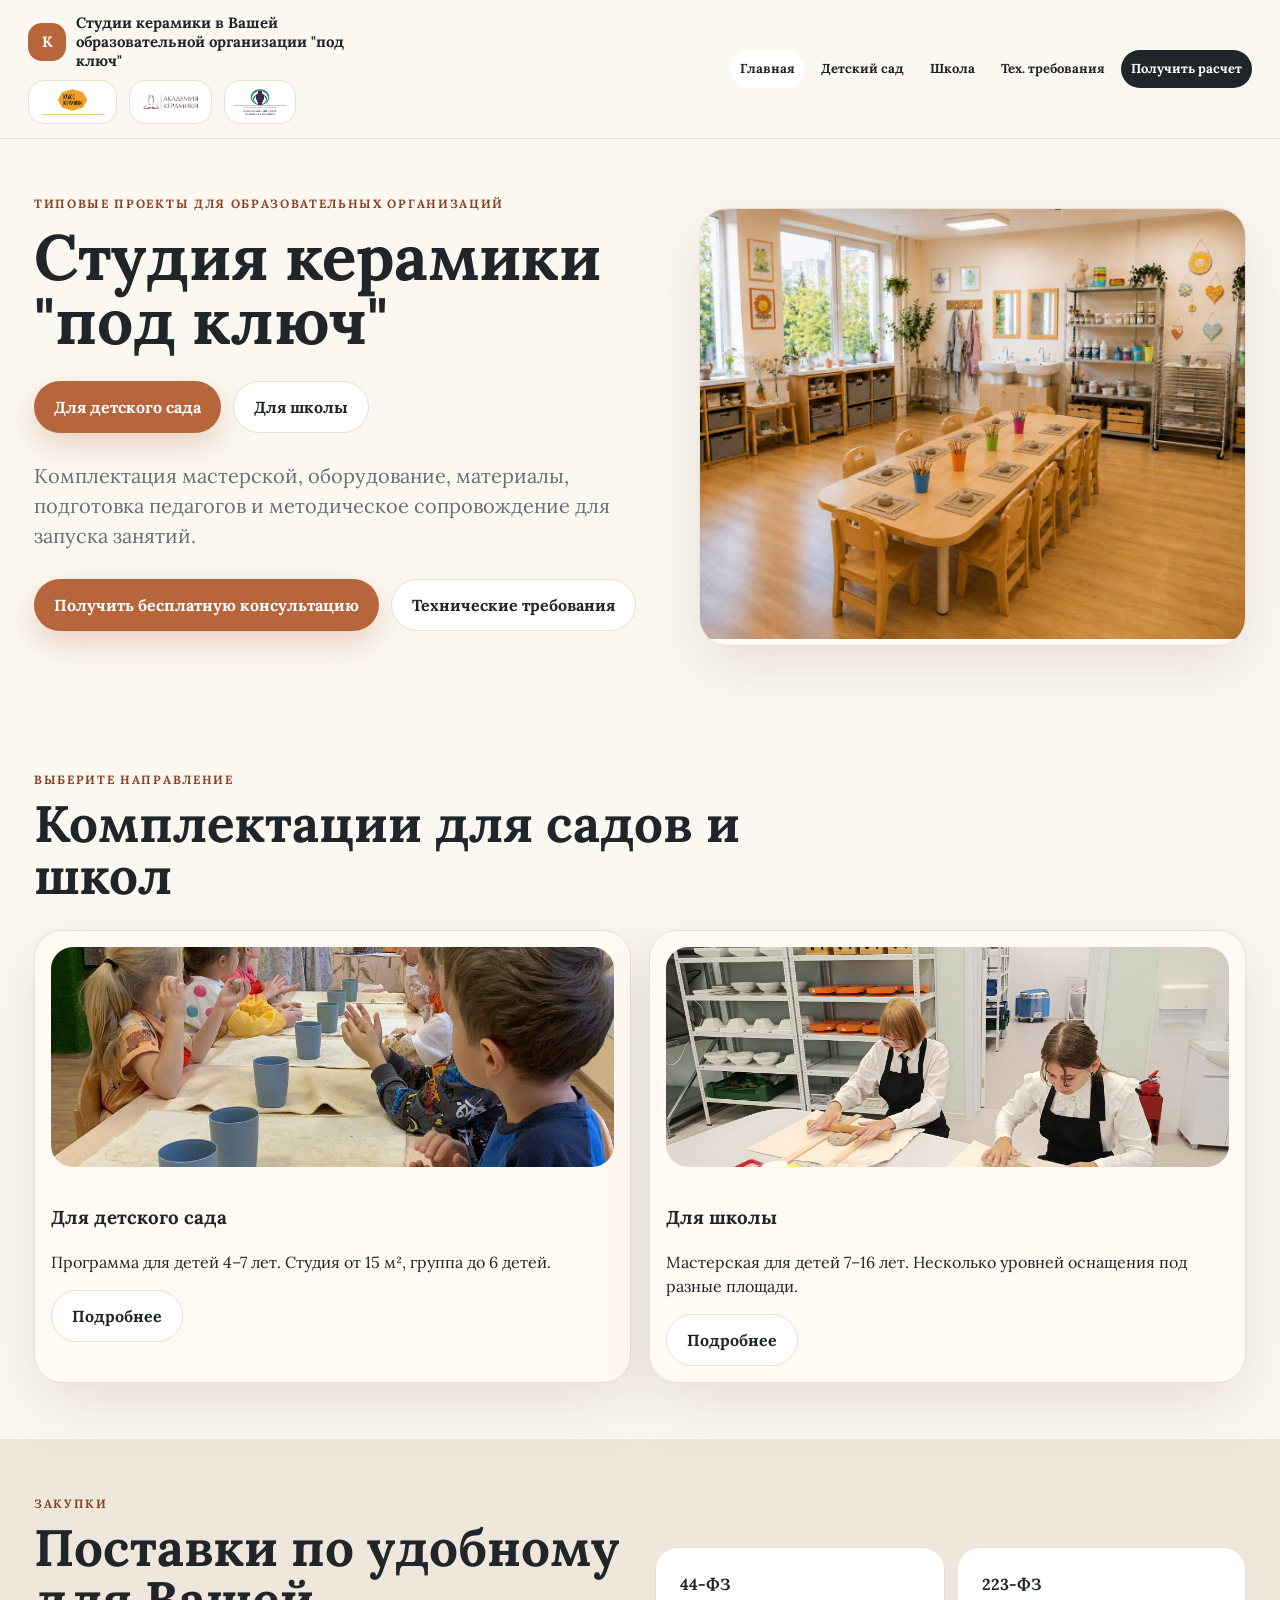
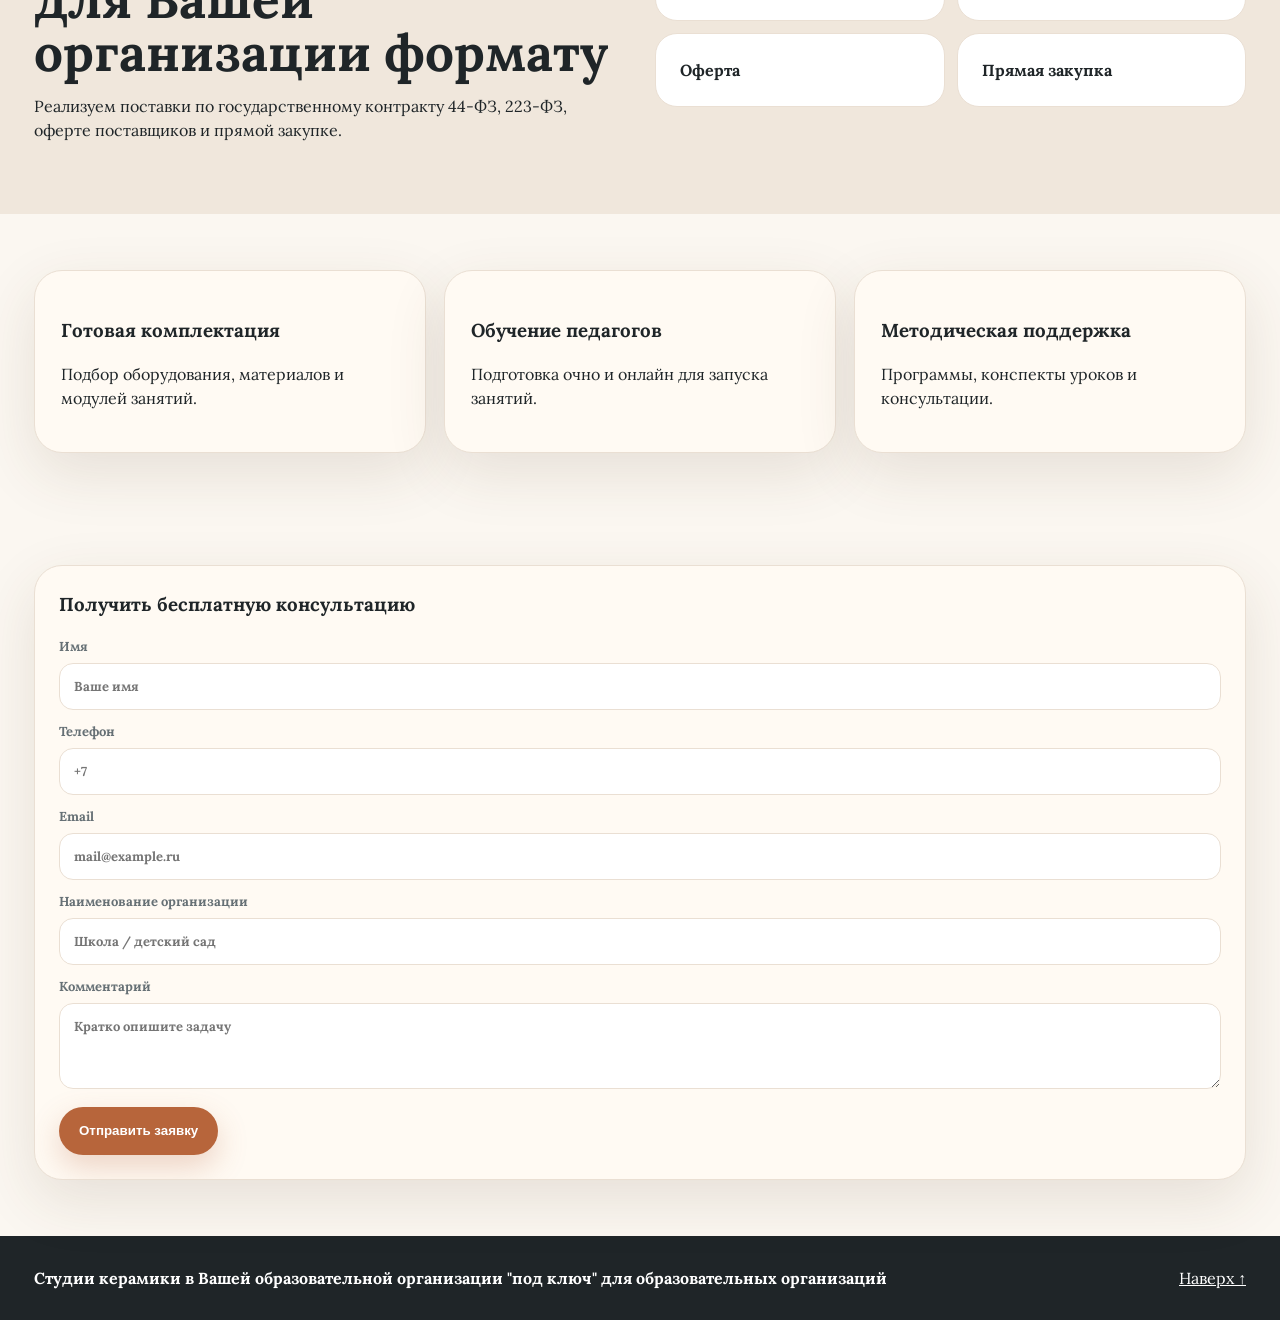
<file: index.html>
<!doctype html>
<html lang="ru">
<head>
  <meta charset="utf-8">
  <meta name="viewport" content="width=device-width, initial-scale=1">
  <title>Студии керамики для школ и детских садов</title>
  <meta name="description" content="Типовые проекты студий и мастерских керамики для школ и детских садов: оборудование, обучение педагогов, методическое сопровождение.">
  <link rel="preconnect" href="https://fonts.googleapis.com">
  <link rel="preconnect" href="https://fonts.gstatic.com" crossorigin>
  <link href="https://fonts.googleapis.com/css2?family=Lora:wght@400;500;600;700&display=swap" rel="stylesheet">
  <link rel="stylesheet" href="assets/css/styles.css?v=lora-prod">
</head>
<body>

<!-- Yandex.Metrika counter -->
<script type="text/javascript">
    (function(m,e,t,r,i,k,a){
        m[i]=m[i]||function(){(m[i].a=m[i].a||[]).push(arguments)};
        m[i].l=1*new Date();
        for (var j = 0; j < document.scripts.length; j++) {if (document.scripts[j].src === r) { return; }}
        k=e.createElement(t),a=e.getElementsByTagName(t)[0],k.async=1,k.src=r,a.parentNode.insertBefore(k,a)
    })(window, document,'script','https://mc.yandex.ru/metrika/tag.js?id=109488758', 'ym');

    ym(109488758, 'init', {ssr:true, webvisor:true, clickmap:true, ecommerce:"dataLayer", referrer: document.referrer, url: location.href, accurateTrackBounce:true, trackLinks:true});
</script>
<noscript><div><img src="https://mc.yandex.ru/watch/109488758" style="position:absolute; left:-9999px;" alt="" /></div></noscript>
<!-- /Yandex.Metrika counter -->
<header class="site-header">
  <div class="brand-stack">
    <a class="brand" href="index.html" aria-label="На главную">
      <span class="brand-mark">К</span><span>Керамические студии</span>
    </a>
    <div class="logo-row header-logo-row" aria-label="logos партнеров">
      <img src="logos/logo_class_ceramics.png" alt="Лого Класс керамики" loading="lazy">
      <img src="logos/logo_academy_ceramics.jpg" alt="Лого Академия керамики" loading="lazy">
      <img src="logos/logo_ncrk.png" alt="Лого НЦРК" loading="lazy">
    </div>
  </div>
  <button class="menu-toggle" aria-label="Открыть меню">☰</button>
  <nav class="main-nav">
    <a class="active" href="index.html">Главная</a>
    <a class="" href="detskiy-sad.html">Детский сад</a>
    <a class="" href="shkola.html">Школа</a>
    <a class="" href="tech.html">Тех. требования</a>
    <a class="nav-cta" href="#consult">Получить расчет</a>
  </nav>
</header>
<main>
<section id="top" class="hero">
  <div class="hero-content">
    <p class="eyebrow">Типовые проекты для образовательных организаций</p>
    <h1>Студия керамики "под ключ"</h1>
    <div class="actions"><a class="btn btn-primary" href="https://educeramic.ru/detskiy-sad.html">Для детского сада</a><a class="btn btn-secondary" href="https://educeramic.ru/shkola.html">Для школы</a></div>
    <p class="lead">Комплектация мастерской, оборудование, материалы, подготовка педагогов и методическое сопровождение для запуска занятий.</p>
    <div class="actions"><a class="btn btn-primary" href="#consult">Получить бесплатную консультацию</a><a class="btn btn-secondary" href="tech.html">Технические требования</a></div>
  </div>
  <div class="hero-card">
    <img class="hero-img" src="gardens/kindergarten_layout.jpg" alt="Расстановка студии керамики" loading="lazy" data-path="gardens/kindergarten_layout.jpg">
  </div>
</section>
<section class="section">
  <div class="section-head"><p class="eyebrow">Выберите направление</p><h2>Комплектации для садов и школ</h2></div>
  <div class="choice-grid">
    <article id="for-kindergarten" class="choice-card"><img class="" src="gardens/kindergarten_menu.jpg" alt="Для детского сада" loading="lazy" data-path="gardens/kindergarten_menu.jpg"><div><h3>Для детского сада</h3><p>Программа для детей 4–7 лет. Студия от 15 м², группа до 6 детей.</p><a class="btn btn-card" href="detskiy-sad.html">Подробнее</a></div></article>
    <article id="for-school" class="choice-card"><img class="" src="schools/school_menu.jpg" alt="Для школы" loading="lazy" data-path="schools/school_menu.jpg"><div><h3>Для школы</h3><p>Мастерская для детей 7–16 лет. Несколько уровней оснащения под разные площади.</p><a class="btn btn-card" href="shkola.html">Подробнее</a></div></article>
  </div>
</section>
<section class="section section-alt">
  <div class="split"><div><p class="eyebrow">Закупки</p><h2>Поставки по удобному для Вашей организации формату</h2><p>Реализуем поставки по государственному контракту 44-ФЗ, 223-ФЗ, оферте поставщиков и прямой закупке.</p></div><div class="feature-grid"><div>44-ФЗ</div><div>223-ФЗ</div><div>Оферта</div><div>Прямая закупка</div></div></div>
</section>
<section class="section"><div class="benefits"><div><h3>Готовая комплектация</h3><p>Подбор оборудования, материалов и модулей занятий.</p></div><div><h3>Обучение педагогов</h3><p>Подготовка очно и онлайн для запуска занятий.</p></div><div><h3>Методическая поддержка</h3><p>Программы, конспекты уроков и консультации.</p></div></div></section>
<section id="consult" class="section form-section">
<form id="main-consult" class="lead-form" action="https://api.web3forms.com/submit" method="POST">
  <input type="hidden" name="access_key" value="973aff26-9c3d-491f-9193-ee7003ede34e">
  <input type="hidden" name="subject" value="Заявка с EDUCERAMIC_MAIN">
  <input type="hidden" name="from_name" value="EDUCERAMIC">
  <input type="hidden" name="redirect" value="https://educeramic.ru/thanks.html">
  <input type="checkbox" name="botcheck" style="display: none;">
  <h3>Получить бесплатную консультацию</h3>
  <label>Имя<input name="name" type="text" placeholder="Ваше имя"></label>
  <label>Телефон<input name="phone" type="tel" placeholder="+7"></label>
  <label>Email<input name="email" type="email" placeholder="mail@example.ru"></label>
  <label>Наименование организации<input name="org" type="text" placeholder="Школа / детский сад"></label>
  <label>Комментарий<textarea name="comment" rows="3" placeholder="Кратко опишите задачу"></textarea></label>
  <button class="btn btn-primary" type="submit">Отправить заявку</button>
</form></section>
</main>
<footer class="footer">
  <div>
    <strong>Керамические студии для образовательных организаций</strong>
  </div>
  <a href="#top">Наверх ↑</a>
</footer>
<script src="assets/js/main.js?v=web3forms"></script>
</body>
</html>
</file>
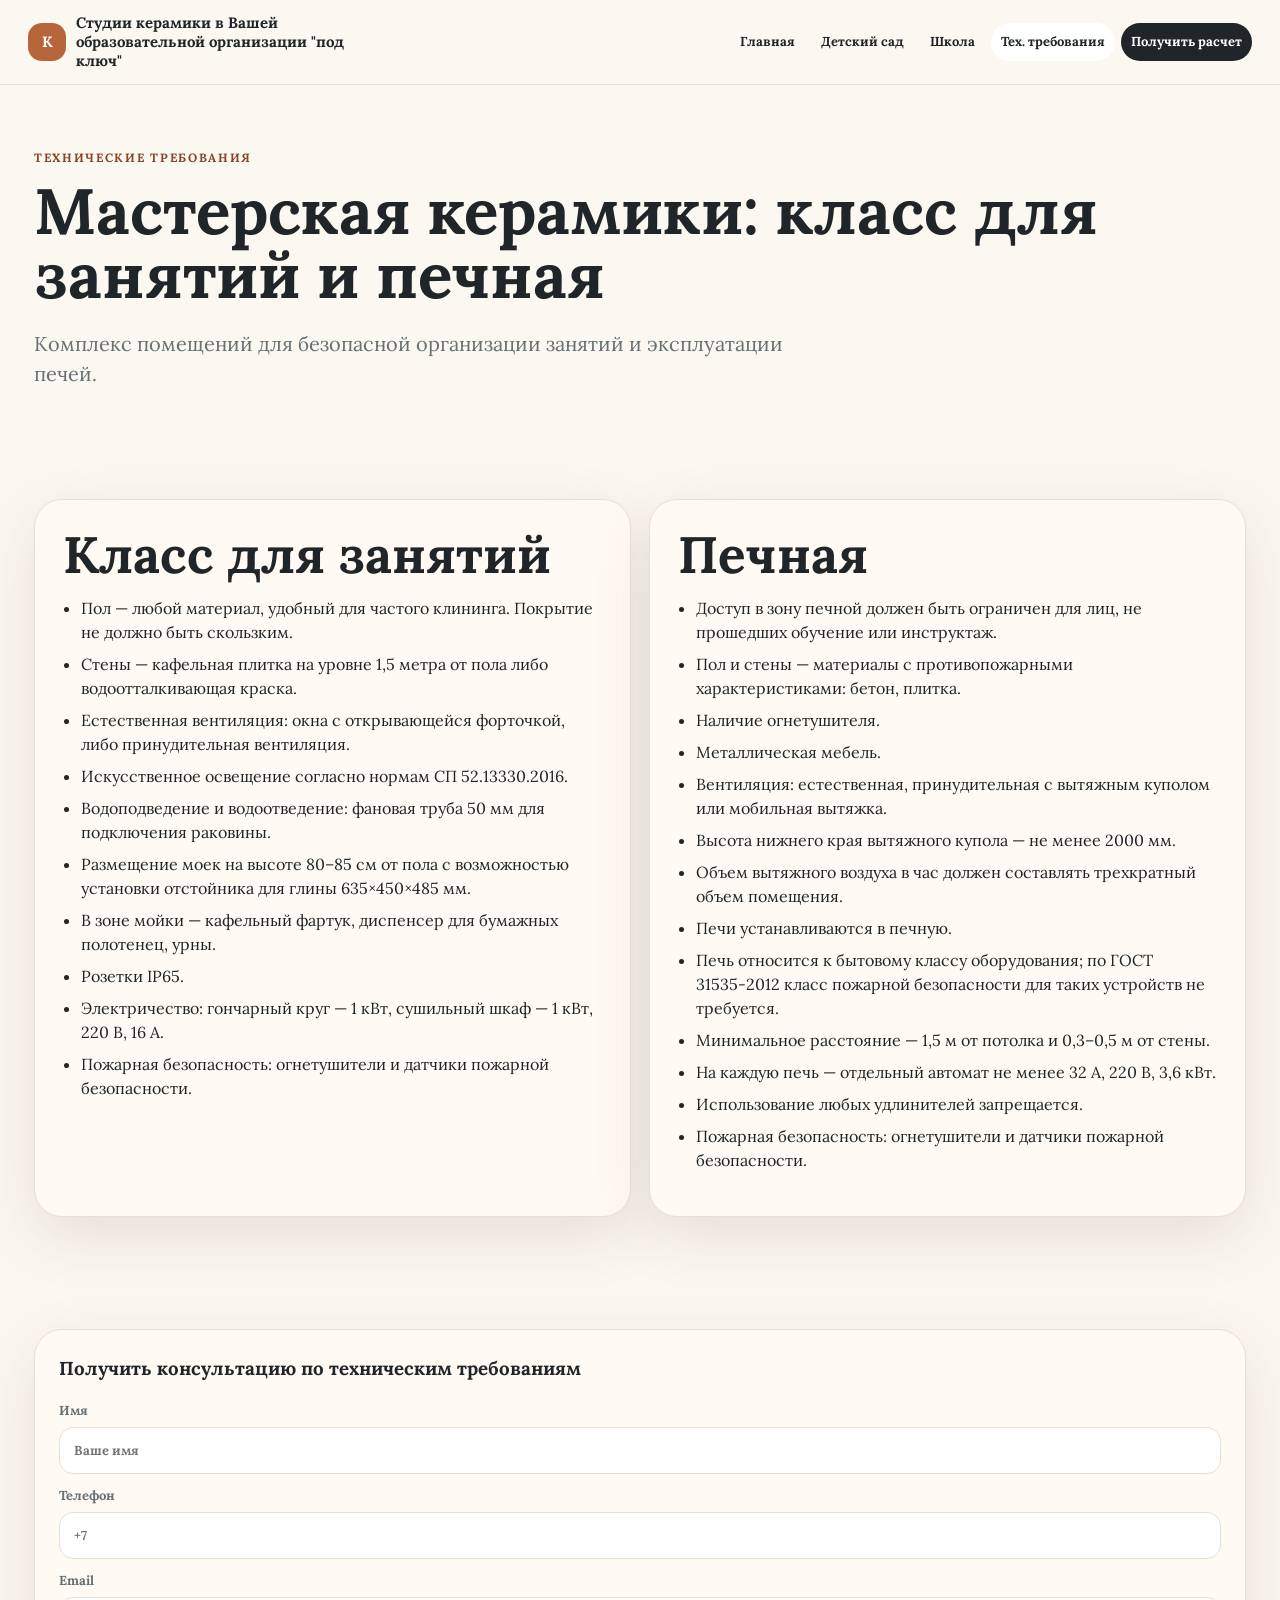
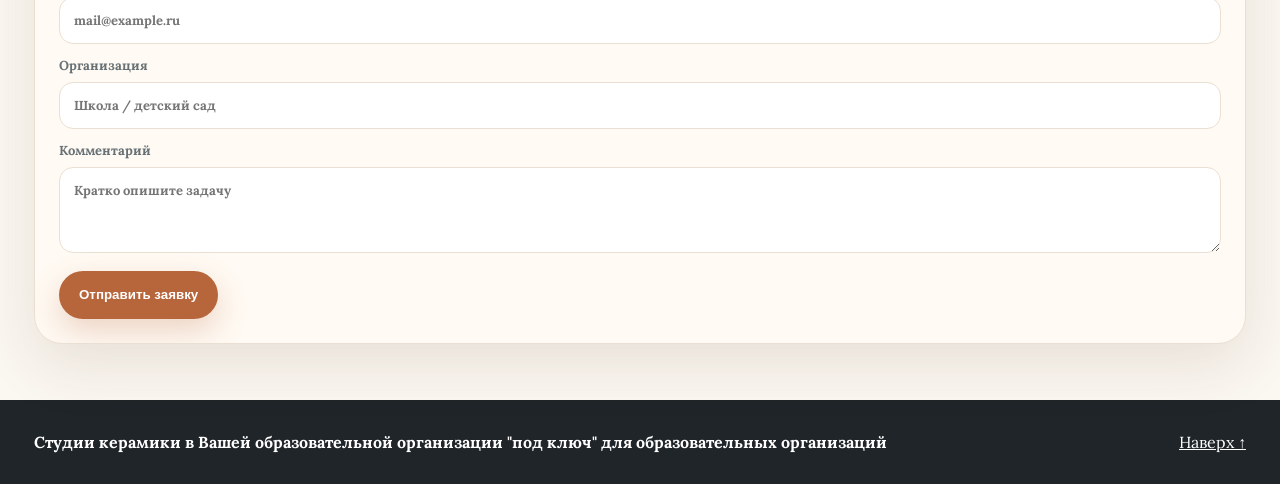
<file: tech.html>
<!doctype html>
<html lang="ru">
<head>
  <meta charset="utf-8">
  <meta name="viewport" content="width=device-width, initial-scale=1">
  <title>Технические требования к мастерской керамики</title>
  <meta name="description" content="Типовые проекты студий и мастерских керамики для школ и детских садов: оборудование, обучение педагогов, методическое сопровождение.">
  <link rel="preconnect" href="https://fonts.googleapis.com">
  <link rel="preconnect" href="https://fonts.gstatic.com" crossorigin>
  <link href="https://fonts.googleapis.com/css2?family=Lora:wght@400;500;600;700&display=swap" rel="stylesheet">
  <link rel="stylesheet" href="assets/css/styles.css?v=lora-prod">
</head>
<body>

<!-- Yandex.Metrika counter -->
<script type="text/javascript">
    (function(m,e,t,r,i,k,a){
        m[i]=m[i]||function(){(m[i].a=m[i].a||[]).push(arguments)};
        m[i].l=1*new Date();
        for (var j = 0; j < document.scripts.length; j++) {if (document.scripts[j].src === r) { return; }}
        k=e.createElement(t),a=e.getElementsByTagName(t)[0],k.async=1,k.src=r,a.parentNode.insertBefore(k,a)
    })(window, document,'script','https://mc.yandex.ru/metrika/tag.js?id=109488758', 'ym');

    ym(109488758, 'init', {ssr:true, webvisor:true, clickmap:true, ecommerce:"dataLayer", referrer: document.referrer, url: location.href, accurateTrackBounce:true, trackLinks:true});
</script>
<noscript><div><img src="https://mc.yandex.ru/watch/109488758" style="position:absolute; left:-9999px;" alt="" /></div></noscript>
<!-- /Yandex.Metrika counter -->
<header class="site-header">
  <a class="brand" href="index.html" aria-label="На главную">
    <span class="brand-mark">К</span><span>Керамические студии</span>
  </a>
  <button class="menu-toggle" aria-label="Открыть меню">☰</button>
  <nav class="main-nav">
    <a class="" href="index.html">Главная</a>
    <a class="" href="detskiy-sad.html">Детский сад</a>
    <a class="" href="shkola.html">Школа</a>
    <a class="active" href="tech.html">Тех. требования</a>
    <a class="nav-cta" href="#consult">Получить расчет</a>
  </nav>
</header>
<main>
<section id="top" class="subhero"><p class="eyebrow">Технические требования</p><h1>Мастерская керамики: класс для занятий и печная</h1><p class="lead">Комплекс помещений для безопасной организации занятий и эксплуатации печей.</p></section>
<section class="section tech-grid">
<article class="tech-card"><h2>Класс для занятий</h2><ul class="simple-list"><li>Пол — любой материал, удобный для частого клининга. Покрытие не должно быть скользким.</li><li>Стены — кафельная плитка на уровне 1,5 метра от пола либо водоотталкивающая краска.</li><li>Естественная вентиляция: окна с открывающейся форточкой, либо принудительная вентиляция.</li><li>Искусственное освещение согласно нормам СП 52.13330.2016.</li><li>Водоподведение и водоотведение: фановая труба 50 мм для подключения раковины.</li><li>Размещение моек на высоте 80–85 см от пола с возможностью установки отстойника для глины 635×450×485 мм.</li><li>В зоне мойки — кафельный фартук, диспенсер для бумажных полотенец, урны.</li><li>Розетки IP65.</li><li>Электричество: гончарный круг — 1 кВт, сушильный шкаф — 1 кВт, 220 В, 16 А.</li><li>Пожарная безопасность: огнетушители и датчики пожарной безопасности.</li></ul></article>
<article class="tech-card"><h2>Печная</h2><ul class="simple-list"><li>Доступ в зону печной должен быть ограничен для лиц, не прошедших обучение или инструктаж.</li><li>Пол и стены — материалы с противопожарными характеристиками: бетон, плитка.</li><li>Наличие огнетушителя.</li><li>Металлическая мебель.</li><li>Вентиляция: естественная, принудительная с вытяжным куполом или мобильная вытяжка.</li><li>Высота нижнего края вытяжного купола — не менее 2000 мм.</li><li>Объем вытяжного воздуха в час должен составлять трехкратный объем помещения.</li><li>Печи устанавливаются в печную.</li><li>Печь относится к бытовому классу оборудования; по ГОСТ 31535‑2012 класс пожарной безопасности для таких устройств не требуется.</li><li>Минимальное расстояние — 1,5 м от потолка и 0,3–0,5 м от стены.</li><li>На каждую печь — отдельный автомат не менее 32 А, 220 В, 3,6 кВт.</li><li>Использование любых удлинителей запрещается.</li><li>Пожарная безопасность: огнетушители и датчики пожарной безопасности.</li></ul></article>
</section>
<section id="consult" class="section form-section">
<form id="tech-consult" class="lead-form" action="https://api.web3forms.com/submit" method="POST">
  <input type="hidden" name="access_key" value="6f1be9c6-ad09-43ea-b2de-fc5f48bc02f9">
  <input type="hidden" name="subject" value="Заявка с EDUCERAMIC_TECH">
  <input type="hidden" name="from_name" value="EDUCERAMIC">
  <input type="hidden" name="redirect" value="https://educeramic.ru/thanks.html">
  <input type="checkbox" name="botcheck" style="display: none;">
  <h3>Получить консультацию по техническим требованиям</h3>
  <label>Имя<input name="name" type="text" placeholder="Ваше имя"></label>
  <label>Телефон<input name="phone" type="tel" placeholder="+7"></label>
  <label>Email<input name="email" type="email" placeholder="mail@example.ru"></label>
  <label>Организация<input name="org" type="text" placeholder="Школа / детский сад"></label>
  <label>Комментарий<textarea name="comment" rows="3" placeholder="Кратко опишите задачу"></textarea></label>
  <button class="btn btn-primary" type="submit">Отправить заявку</button>
</form></section>
</main>
<footer class="footer">
  <div>
    <strong>Керамические студии для образовательных организаций</strong>
  </div>
  <a href="#top">Наверх ↑</a>
</footer>
<script src="assets/js/main.js?v=web3forms"></script>
</body>
</html>
</file>
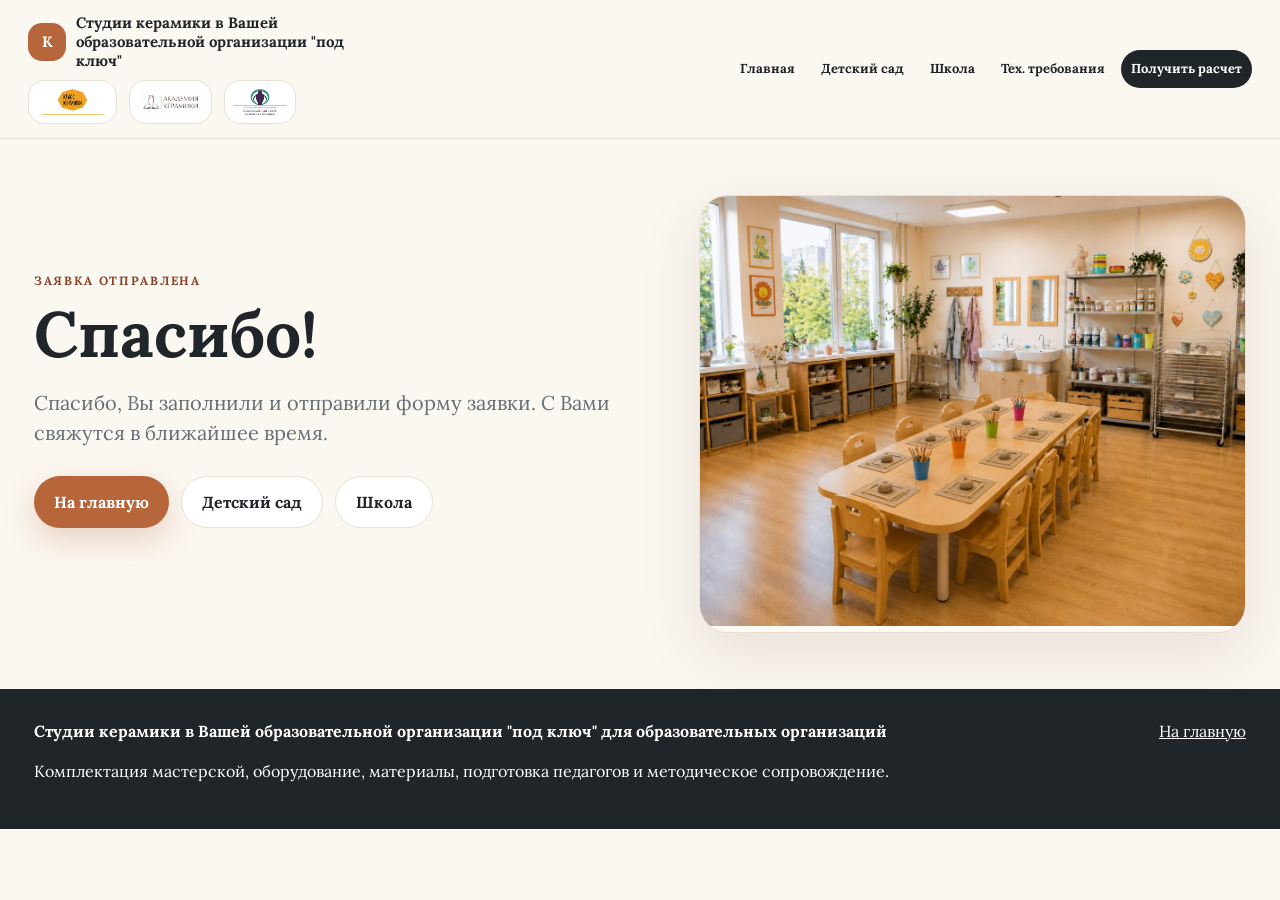
<file: thanks.html>
<!doctype html>
<html lang="ru">
<head>
  <meta charset="utf-8">
  <meta name="viewport" content="width=device-width, initial-scale=1">
  <title>Заявка отправлена</title>
  <meta name="description" content="Спасибо, Вы заполнили и отправили форму заявки. С Вами свяжутся в ближайшее время.">
  <link rel="preconnect" href="https://fonts.googleapis.com">
  <link rel="preconnect" href="https://fonts.gstatic.com" crossorigin>
  <link href="https://fonts.googleapis.com/css2?family=Lora:wght@400;500;600;700&display=swap" rel="stylesheet">
  <link rel="stylesheet" href="assets/css/styles.css?v=lora-prod">
</head>
<body>

<!-- Yandex.Metrika counter -->
<script type="text/javascript">
    (function(m,e,t,r,i,k,a){
        m[i]=m[i]||function(){(m[i].a=m[i].a||[]).push(arguments)};
        m[i].l=1*new Date();
        for (var j = 0; j < document.scripts.length; j++) {if (document.scripts[j].src === r) { return; }}
        k=e.createElement(t),a=e.getElementsByTagName(t)[0],k.async=1,k.src=r,a.parentNode.insertBefore(k,a)
    })(window, document,'script','https://mc.yandex.ru/metrika/tag.js?id=109488758', 'ym');

    ym(109488758, 'init', {ssr:true, webvisor:true, clickmap:true, ecommerce:"dataLayer", referrer: document.referrer, url: location.href, accurateTrackBounce:true, trackLinks:true});
</script>
<noscript><div><img src="https://mc.yandex.ru/watch/109488758" style="position:absolute; left:-9999px;" alt="" /></div></noscript>
<!-- /Yandex.Metrika counter -->
<header class="site-header">
  <div class="brand-stack">
    <a class="brand" href="index.html" aria-label="На главную">
      <span class="brand-mark">К</span><span>Керамические студии</span>
    </a>
    <div class="logo-row header-logo-row" aria-label="logos партнеров">
      <img src="logos/logo_class_ceramics.png" alt="Лого Класс керамики" loading="lazy">
      <img src="logos/logo_academy_ceramics.jpg" alt="Лого Академия керамики" loading="lazy">
      <img src="logos/logo_ncrk.png" alt="Лого НЦРК" loading="lazy">
    </div>
  </div>
  <button class="menu-toggle" aria-label="Открыть меню">☰</button>
  <nav class="main-nav">
    <a href="index.html">Главная</a>
    <a href="detskiy-sad.html">Детский сад</a>
    <a href="shkola.html">Школа</a>
    <a href="tech.html">Тех. требования</a>
    <a class="nav-cta" href="index.html#consult">Получить расчет</a>
  </nav>
</header>

<main>
  <section class="hero thanks-hero">
    <div class="hero-content">
      <p class="eyebrow">Заявка отправлена</p>
      <h1>Спасибо!</h1>
      <p class="lead">Спасибо, Вы заполнили и отправили форму заявки. С Вами свяжутся в ближайшее время.</p>
      <div class="actions">
        <a class="btn btn-primary" href="index.html">На главную</a>
        <a class="btn btn-secondary" href="detskiy-sad.html">Детский сад</a>
        <a class="btn btn-secondary" href="shkola.html">Школа</a>
      </div>
    </div>
    <div class="hero-card">
      <img class="hero-img" src="gardens/kindergarten_layout.jpg" alt="Студия керамики" loading="lazy" data-path="gardens/kindergarten_layout.jpg">
    </div>
  </section>
</main>

<footer class="footer">
  <div>
    <strong>Керамические студии для образовательных организаций</strong>
    <p>Комплектация мастерской, оборудование, материалы, подготовка педагогов и методическое сопровождение.</p>
  </div>
  <a href="index.html">На главную</a>
</footer>
<script src="assets/js/main.js?v=formsubmit-token"></script>
</body>
</html>
</file>
<file: assets/css/styles.css>
:root{--bg:#fbf7f1;--card:#fffaf3;--text:#1f2528;--muted:#667075;--line:#eadfd3;--accent:#b7653b;--accent-dark:#894326;--green:#556b4f;--shadow:0 20px 60px rgba(80,55,35,.12);--radius:28px}*{box-sizing:border-box}html{scroll-behavior:smooth}body{margin:0;font-family:Lora,Georgia,serif;color:var(--text);background:var(--bg);line-height:1.5}.site-header{position:sticky;top:0;z-index:50;display:flex;align-items:center;justify-content:space-between;gap:20px;padding:16px clamp(18px,4vw,52px);background:rgba(251,247,241,.86);backdrop-filter:blur(18px);border-bottom:1px solid var(--line)}.brand{display:flex;align-items:center;gap:10px;color:var(--text);font-weight:800;text-decoration:none}.brand-mark{display:grid;place-items:center;width:38px;height:38px;border-radius:14px;background:var(--accent);color:#fff;flex:0 0 auto}.main-nav{display:flex;align-items:center;gap:12px}.main-nav a{color:var(--text);text-decoration:none;font-weight:700;font-size:14px;padding:10px 12px;border-radius:999px}.main-nav a.active,.main-nav a:hover{background:#fff}.nav-cta{background:var(--text)!important;color:#fff!important}.menu-toggle{display:none;border:0;background:#fff;border-radius:12px;font-size:24px;padding:8px 12px}.hero{display:grid;grid-template-columns:1.1fr .9fr;gap:40px;align-items:center;min-height:calc(100vh - 80px);padding:70px clamp(18px,5vw,76px)}.hero h1,.subhero h1,.section h2,.package-card h3,.choice-card h3,.benefits h3,.lead-form h3,.tech-card h2{font-family:Lora,Georgia,serif;font-weight:700}.hero h1,.subhero h1{font-size:clamp(36px,6vw,76px);line-height:.95;margin:12px 0 22px}.lead{font-family:Lora,Georgia,serif;font-size:clamp(18px,2.4vw,24px);color:var(--muted);max-width:760px}.eyebrow{margin:0 0 8px;text-transform:uppercase;letter-spacing:.14em;color:var(--accent-dark);font-size:12px;font-weight:800}.actions{display:flex;flex-wrap:wrap;gap:12px;margin:28px 0}.btn{display:inline-flex;align-items:center;justify-content:center;min-height:48px;border-radius:999px;padding:13px 20px;text-decoration:none;font-weight:800;border:0;cursor:pointer}.btn-primary{background:var(--accent);color:#fff;box-shadow:0 12px 30px rgba(183,101,59,.25)}.btn-secondary,.btn-card{background:#fff;color:var(--text);border:1px solid var(--line)}.text-link{display:inline-block;margin-top:12px;color:var(--accent-dark);font-weight:800}.hero-card,.package-card,.tech-card,.choice-card,.lead-form,.benefits>div{background:var(--card);border:1px solid var(--line);border-radius:var(--radius);box-shadow:var(--shadow);overflow:hidden}.hero-img,.wide-img{width:100%;height:520px;object-fit:cover;background:#eee}.wide-img{height:420px;border-radius:var(--radius);box-shadow:var(--shadow)}.logo-row{display:flex;flex-wrap:wrap;gap:12px;margin-top:26px}.logo-row img{height:52px;max-width:180px;object-fit:contain;background:#fff;border-radius:16px;padding:8px;border:1px solid var(--line)}.section{padding:70px clamp(18px,5vw,76px)}.section-alt{background:#f0e7dc}.section-head{max-width:780px;margin-bottom:28px}.section h2{font-size:clamp(28px,4vw,52px);line-height:1.02;margin:0 0 16px}.choice-grid,.package-grid,.tech-grid{display:grid;grid-template-columns:repeat(2,minmax(0,1fr));gap:24px}.choice-card{display:grid;grid-template-columns:42% 1fr;gap:18px;padding:16px;align-items:center}.choice-card img{width:100%;height:260px;object-fit:cover;border-radius:22px;background:#eee}.split{display:grid;grid-template-columns:1fr 1fr;gap:30px;align-items:center}.feature-grid{display:grid;grid-template-columns:repeat(2,1fr);gap:12px}.feature-grid div,.stat-grid div{background:#fff;border:1px solid var(--line);padding:24px;border-radius:22px;font-weight:800}.benefits{display:grid;grid-template-columns:repeat(3,1fr);gap:18px}.benefits>div{padding:26px}.subhero{padding:80px clamp(18px,5vw,76px) 40px}.stat-grid{display:grid;grid-template-columns:repeat(4,1fr);gap:14px;margin-bottom:18px}.stat-grid b{display:block;font-size:28px;color:var(--accent-dark)}.stat-grid span{color:var(--muted);font-weight:600}.package-card{padding:24px}.package-wide{display:grid;grid-template-columns:1fr 1fr;gap:24px}.package-card h3{font-size:32px;margin:0 0 6px}.price{font-size:24px;font-weight:900;color:var(--accent-dark);margin:0 0 18px}.clean-list{padding-left:20px}.clean-list li,.simple-list li{margin:8px 0}.simple-list{padding-left:18px}.two-cols{display:grid;grid-template-columns:1fr .85fr;gap:20px}.slider{position:relative;margin:16px 0 20px}.slider-track{display:flex;overflow-x:auto;scroll-snap-type:x mandatory;gap:10px;scrollbar-width:thin}.slide{min-width:78%;scroll-snap-align:start}.slide img{width:100%;height:280px;object-fit:cover;border-radius:22px;background:#eee;border:1px solid var(--line)}.slider-btn{position:absolute;top:50%;transform:translateY(-50%);z-index:2;width:38px;height:38px;border:0;border-radius:999px;background:#fff;box-shadow:var(--shadow);font-size:26px;cursor:pointer}.slider-btn.prev{left:8px}.slider-btn.next{right:8px}.form-section{display:grid;grid-template-columns:repeat(auto-fit,minmax(280px,1fr));gap:18px;align-items:start}.lead-form{padding:24px}.lead-form h3{margin-top:0}.lead-form label{display:block;font-size:13px;font-weight:800;color:var(--muted);margin:12px 0}.lead-form input,.lead-form select,.lead-form textarea{width:100%;margin-top:6px;padding:13px 14px;border-radius:14px;border:1px solid var(--line);font:inherit;background:#fff}.tech-card{padding:28px}.footer{display:flex;justify-content:space-between;gap:24px;padding:34px clamp(18px,5vw,76px);background:#1f2528;color:#fff}.footer a{color:#fff}.image-missing{display:grid!important;place-items:center!important;text-align:center;padding:20px;background:linear-gradient(135deg,#efe5d8,#fff7ed);color:#7c5a45;font-weight:800;border:1px dashed #caa489}.image-missing::after{content:'Изображение не найдено: ' attr(data-path);font-size:13px}@media (max-width:860px){.menu-toggle{display:block}.main-nav{display:none;position:absolute;top:70px;left:18px;right:18px;flex-direction:column;align-items:stretch;background:#fff;border:1px solid var(--line);border-radius:22px;padding:14px;box-shadow:var(--shadow)}.main-nav.open{display:flex}.hero{grid-template-columns:1fr;padding-top:44px;min-height:auto}.hero-img,.wide-img{height:320px}.choice-grid,.package-grid,.tech-grid,.split,.package-wide,.two-cols{grid-template-columns:1fr}.choice-card{grid-template-columns:1fr}.benefits,.stat-grid{grid-template-columns:1fr}.section{padding:48px 18px}.subhero{padding:54px 18px 28px}.slide{min-width:88%}.slide img{height:240px}.footer{display:block}.main-nav a{font-size:16px}.hero h1,.subhero h1{font-size:42px}.logo-row img{height:46px}}

@media (min-width:861px) and (max-width:1280px){
  .site-header{padding:14px 28px;gap:14px}
  .brand{max-width:340px;font-size:15px;line-height:1.25}
  .main-nav{gap:6px}
  .main-nav a{font-size:13px;padding:9px 10px}
  .hero{grid-template-columns:minmax(0,1fr) minmax(360px,.86fr);gap:28px;min-height:auto;padding:56px 34px}
  .hero h1,.subhero h1{font-size:clamp(44px,5.2vw,64px);line-height:1}
  .lead{font-size:20px}
  .hero-img{height:430px}
  .wide-img{height:380px}
  .section{padding:56px 34px}
  .subhero{padding:64px 34px 34px}
  .choice-grid,.package-grid,.tech-grid{gap:18px}
  .choice-card{grid-template-columns:1fr;align-content:start}
  .choice-card img{height:220px}
  .stat-grid{grid-template-columns:repeat(2,1fr)}
  .package-card{padding:22px}
  .package-wide,.two-cols{grid-template-columns:1fr}
  .slide{min-width:72%}
  .slide img{height:250px}
  .footer{padding:30px 34px}
}

@media (max-width:640px){
  :root{--radius:20px}
  body{font-size:15px}
  .site-header{align-items:flex-start;gap:12px;padding:12px 18px}
  .brand{min-width:0;max-width:calc(100vw - 104px);font-size:17px;line-height:1.25}
  .brand-mark{width:42px;height:42px;border-radius:16px;font-size:20px}
  .menu-toggle{width:52px;height:52px;padding:0;border-radius:16px;flex:0 0 auto}
  .main-nav{top:70px;left:12px;right:12px;border-radius:18px}
  .main-nav a{padding:13px 14px}
  .nav-cta{text-align:center}
  .hero{gap:30px;padding:38px 18px 48px}
  .hero h1,.subhero h1{font-size:38px;line-height:1.04;margin-bottom:18px}
  .lead{font-size:18px;line-height:1.55}
  .eyebrow{font-size:11px;line-height:1.4}
  .actions{display:grid;grid-template-columns:1fr;gap:12px;margin:24px 0}
  .btn{width:100%;min-height:50px;padding:13px 16px;text-align:center}
  .logo-row{display:grid;grid-template-columns:repeat(3,minmax(0,1fr));gap:10px}
  .logo-row img{width:100%;height:48px;max-width:none;padding:7px;border-radius:14px}
  .hero-img,.wide-img{height:300px;border-radius:20px}
  .section{padding:46px 18px}
  .section h2{font-size:34px;line-height:1.08}
  .choice-card,.package-card,.tech-card,.lead-form,.benefits>div{border-radius:20px}
  .choice-card{padding:14px;gap:14px}
  .choice-card img{height:220px;border-radius:16px}
  .feature-grid{grid-template-columns:1fr}
  .feature-grid div,.stat-grid div{padding:20px;border-radius:18px}
  .package-card{padding:18px}
  .package-card h3{font-size:30px}
  .price{font-size:22px}
  .clean-list,.simple-list{padding-left:18px}
  .slide{min-width:92%}
  .slide img{height:220px;border-radius:16px}
  .slider-btn{width:34px;height:34px;font-size:24px}
  .form-section{grid-template-columns:1fr;gap:14px}
  .lead-form input,.lead-form select,.lead-form textarea{border-radius:12px}
  .footer{padding:28px 18px}
}

@media (max-width:420px){
  .brand{font-size:15px;max-width:calc(100vw - 92px)}
  .brand-mark{width:38px;height:38px}
  .menu-toggle{width:46px;height:46px}
  .hero h1,.subhero h1{font-size:34px}
  .hero-img,.wide-img{height:260px}
  .choice-card img,.slide img{height:200px}
  .logo-row img{height:44px}
}

.brand-stack{display:flex;flex-direction:column;gap:10px;min-width:0}
.header-logo-row{margin-top:0}
.header-logo-row img{height:44px}
@media (max-width:860px){
  .brand-stack{max-width:calc(100vw - 104px)}
  .header-logo-row{grid-template-columns:repeat(3,minmax(0,1fr));max-width:100%}
}
@media (max-width:420px){
  .brand-stack{max-width:calc(100vw - 92px)}
  .header-logo-row img{height:40px}
}
</file>
